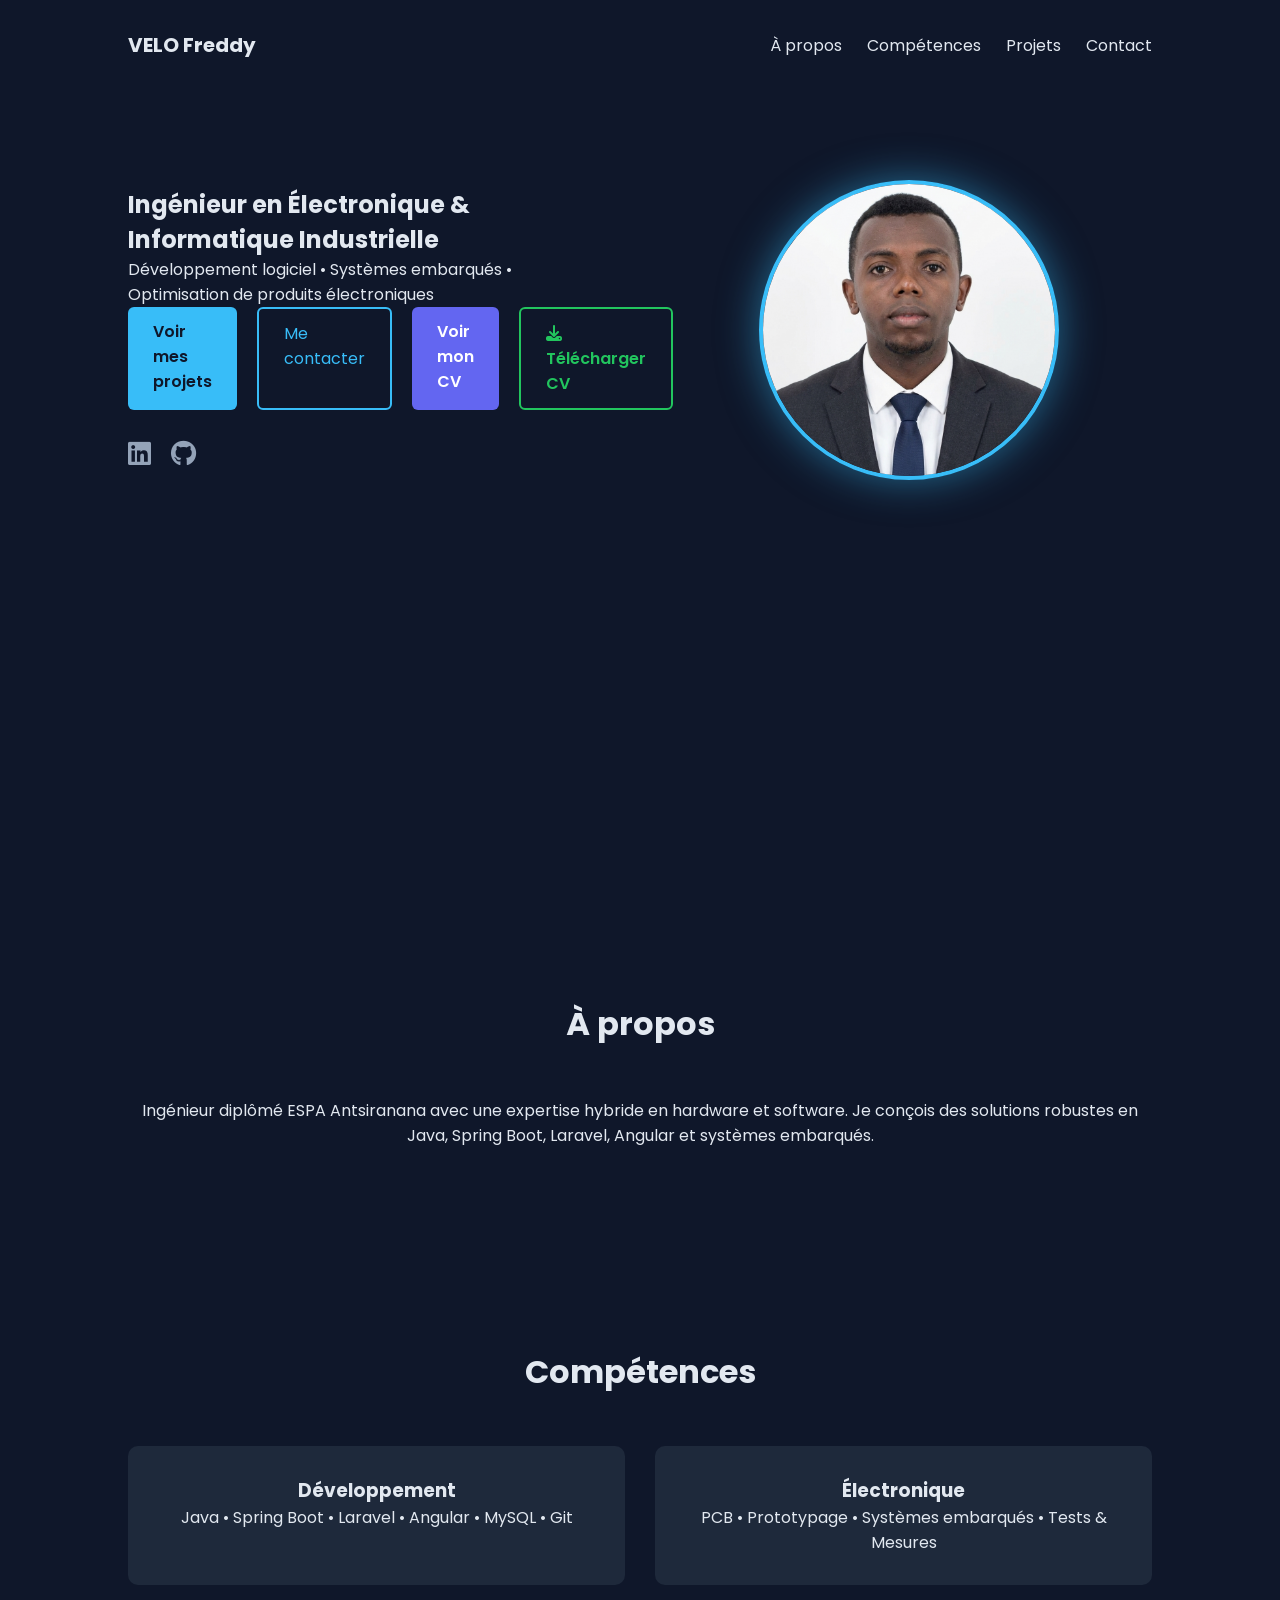
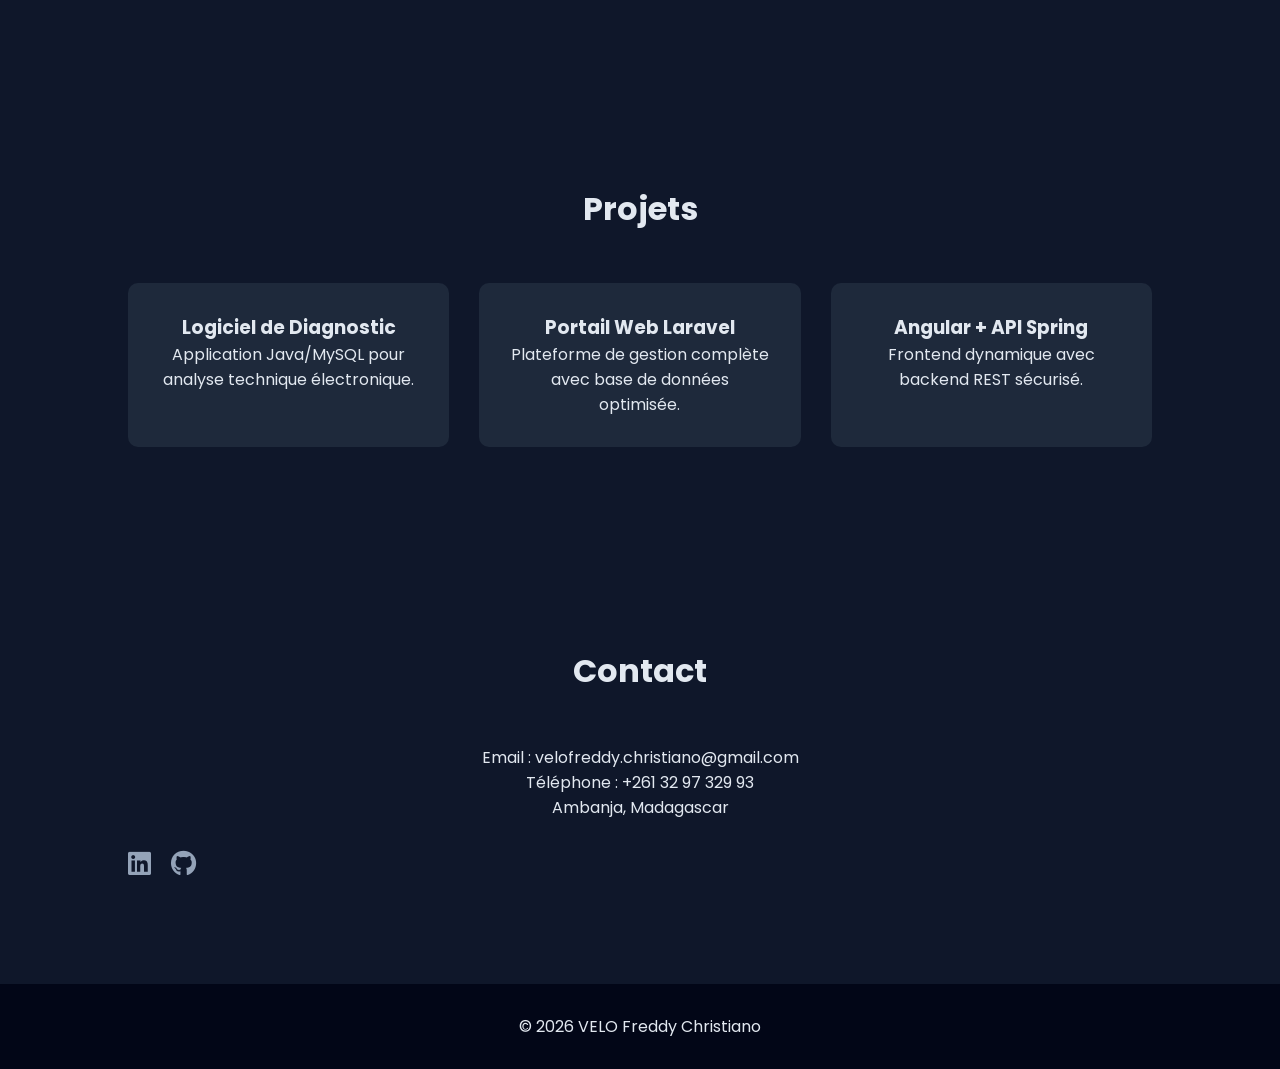
<file: index.html>
<!DOCTYPE html>
<html lang="fr">
<head>
    <meta charset="UTF-8">
    <title>VELO Freddy Christiano | Portfolio</title>
    <meta name="viewport" content="width=device-width, initial-scale=1.0">
    <link href="https://fonts.googleapis.com/css2?family=Poppins:wght@300;400;600;700&display=swap" rel="stylesheet">
    <link rel="stylesheet" href="style.css">
    <link rel="stylesheet" href="https://cdnjs.cloudflare.com/ajax/libs/font-awesome/6.5.0/css/all.min.css">
</head>
<body>

    <header>
        <nav>
            <h1 class="logo">VELO Freddy</h1>
            <ul>
                <li><a href="#about">À propos</a></li>
                <li><a href="#skills">Compétences</a></li>
                <li><a href="#projects">Projets</a></li>
                <li><a href="#contact">Contact</a></li>
            </ul>
        </nav>

        <div class="hero-container">

            <div class="hero-text">
                <h2>Ingénieur en Électronique & Informatique Industrielle</h2>
                <p>Développement logiciel • Systèmes embarqués • Optimisation de produits électroniques</p>
                <div class="hero-buttons">
                    <a href="#projects" class="btn-primary">Voir mes projets</a>
                    <a href="#contact" class="btn-outline">Me contacter</a>
                    <a href="cv.html" class="btn-view-cv">
                        Voir mon CV
                    </a>
                    <a href="CV_Freddy_Velo.pdf" class="btn-cv" download>
                        <i class="fas fa-download"></i> Télécharger CV
                    </a>
                </div>
                <div class="social-icons">
                    <a href="https://www.linkedin.com/in/freddy-christiano-velo-64913a20a/" target="_blank">
                        <i class="fab fa-linkedin"></i>
                    </a>
                    <a href="https://github.com/ChrisFreddy97" target="_blank">
                        <i class="fab fa-github"></i>
                    </a>
                </div>
            </div>
        
            <div class="hero-image">
                <img src="PHOTO.png" alt="VELO Freddy Christiano">
            </div>
        
        </div>
    </header>

    <section id="about" class="fade-in">
        <h2>À propos</h2>
        <p>
            Ingénieur diplômé ESPA Antsiranana avec une expertise hybride en hardware et software.
            Je conçois des solutions robustes en Java, Spring Boot, Laravel, Angular et systèmes embarqués.
        </p>
    </section>

    <section id="skills" class="fade-in">
        <h2>Compétences</h2>
        <div class="skills-grid">
            <div class="card">
                <h3>Développement</h3>
                <p>Java • Spring Boot • Laravel • Angular • MySQL • Git</p>
            </div>

            <div class="card">
                <h3>Électronique</h3>
                <p>PCB • Prototypage • Systèmes embarqués • Tests & Mesures</p>
            </div>
        </div>
    </section>

    <section id="projects" class="fade-in">
        <h2>Projets</h2>

        <div class="projects-grid">
            <div class="project-card">
                <h3>Logiciel de Diagnostic</h3>
                <p>Application Java/MySQL pour analyse technique électronique.</p>
            </div>

            <div class="project-card">
                <h3>Portail Web Laravel</h3>
                <p>Plateforme de gestion complète avec base de données optimisée.</p>
            </div>

            <div class="project-card">
                <h3>Angular + API Spring</h3>
                <p>Frontend dynamique avec backend REST sécurisé.</p>
            </div>
        </div>
    </section>

    <section id="contact" class="fade-in">
        <h2>Contact</h2>
        <p>Email : velofreddy.christiano@gmail.com</p>
        <p>Téléphone : +261 32 97 329 93</p>
        <p>Ambanja, Madagascar</p>
    
        <div class="social-icons">
            <a href="https://www.linkedin.com/in/freddy-christiano-velo-64913a20a/" target="_blank">
                <i class="fab fa-linkedin"></i>
            </a>
            <a href="https://github.com/ChrisFreddy97" target="_blank">
                <i class="fab fa-github"></i>
            </a>
        </div>
    </section>

    <footer>
        <p>© 2026 VELO Freddy Christiano</p>
    </footer>

<script src="script.js"></script>
</body>
</html>
</file>
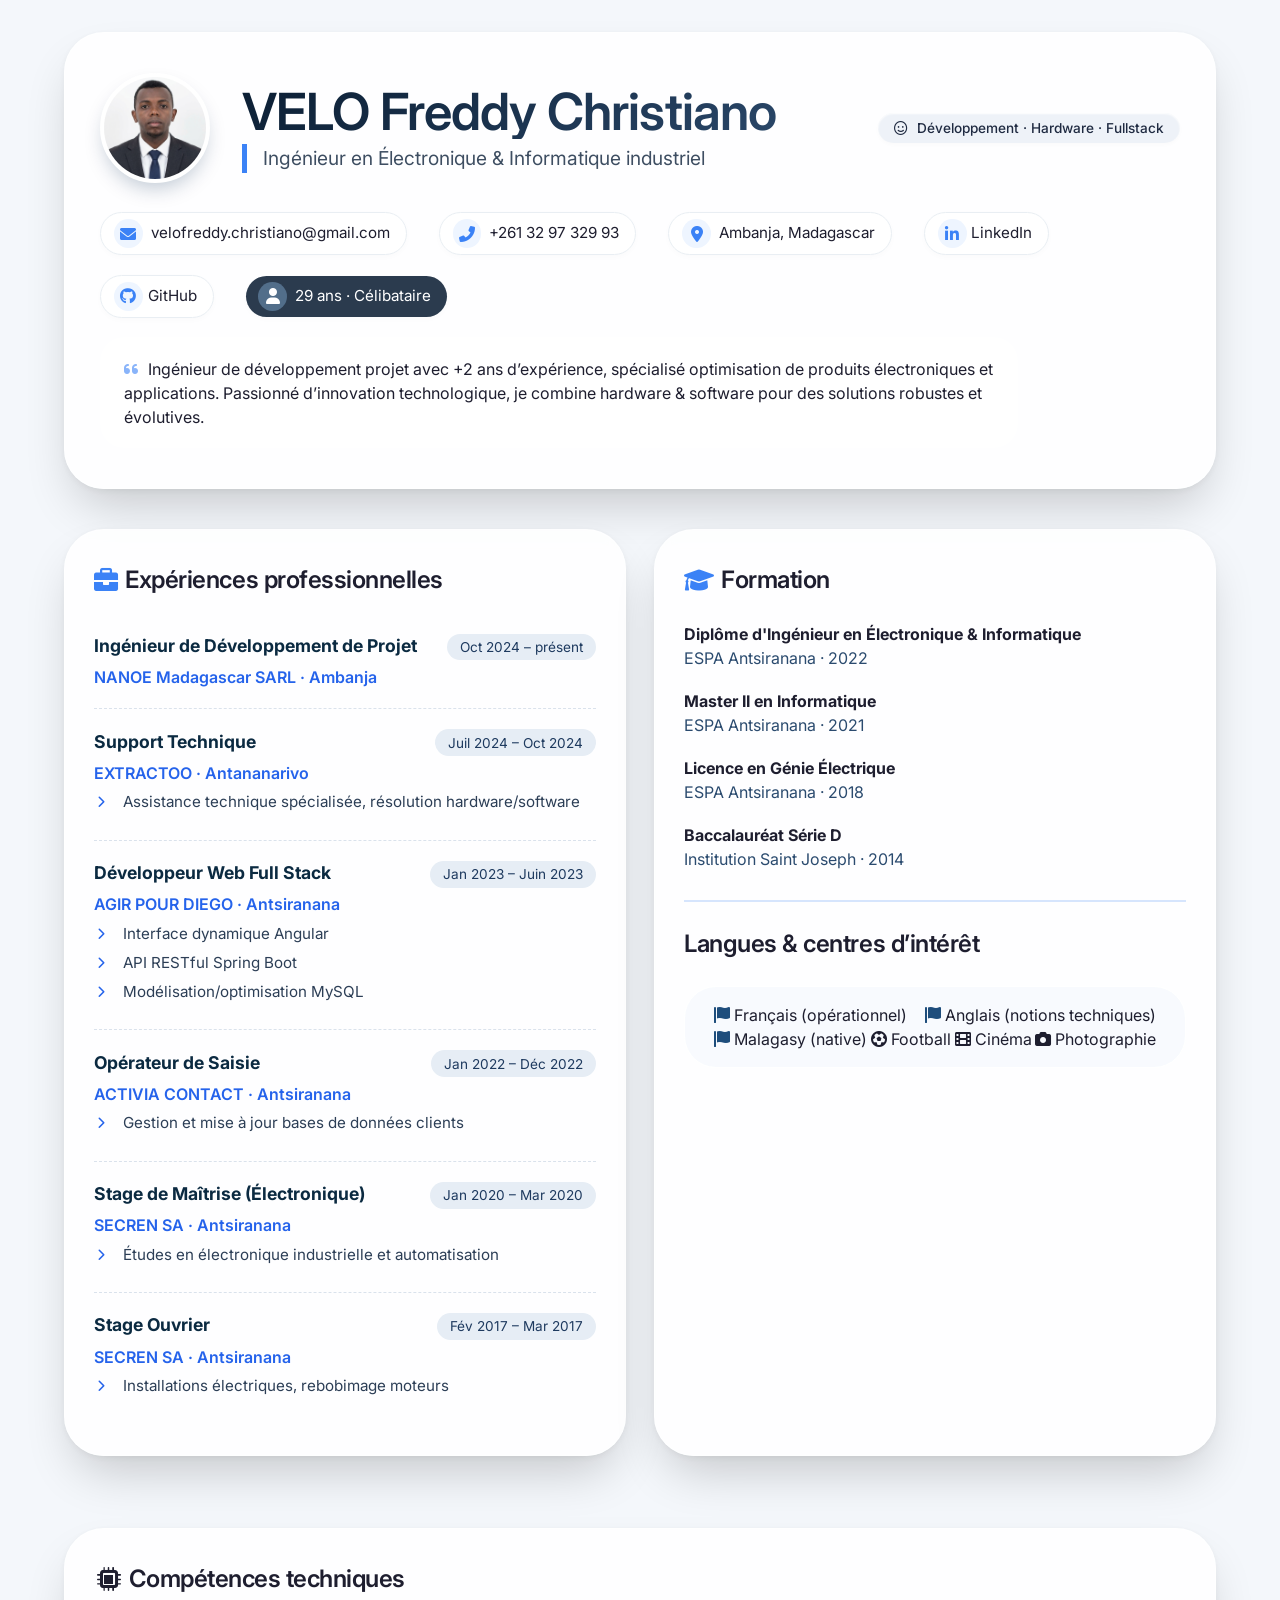
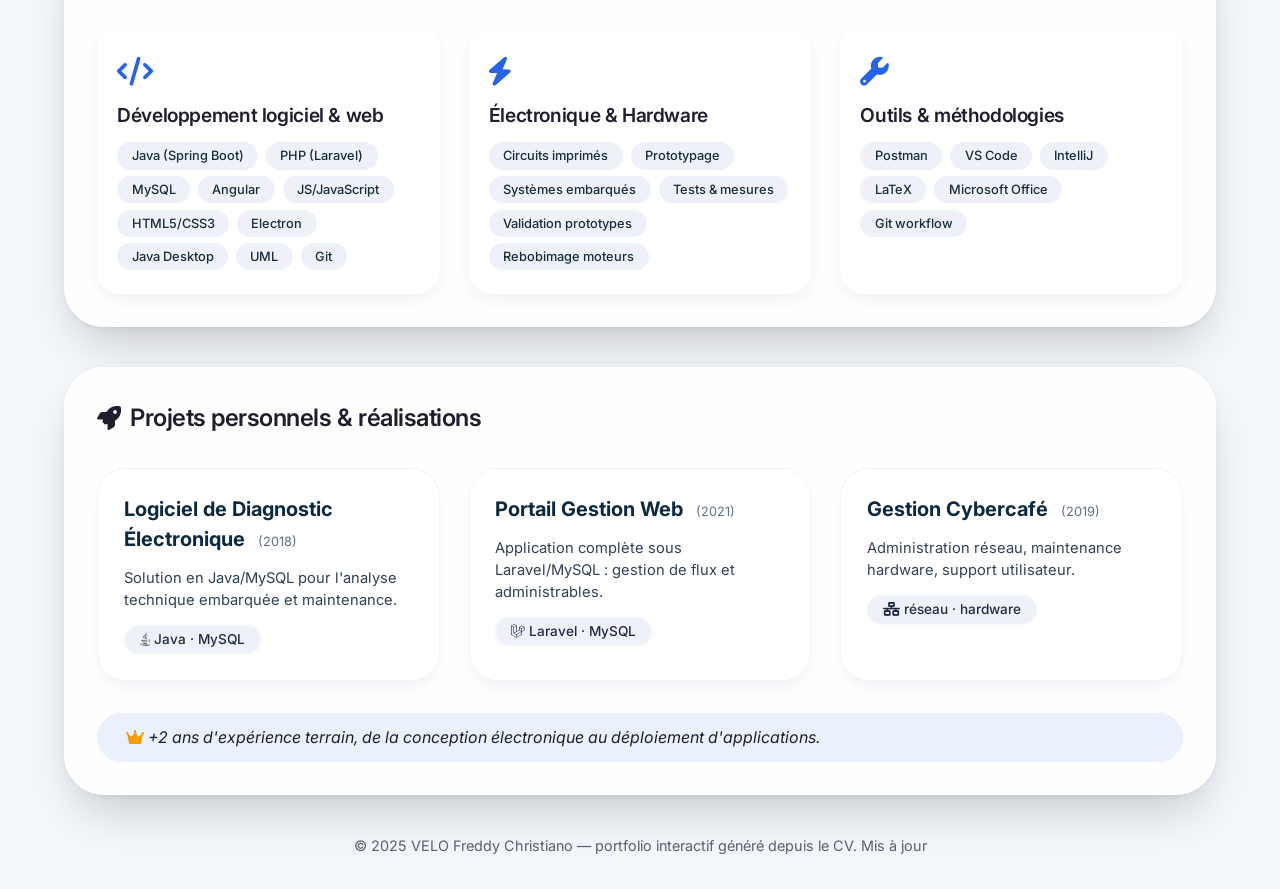
<file: cv.html>
<!DOCTYPE html>
<html lang="fr">
<head>
    <meta charset="UTF-8">
    <meta name="viewport" content="width=device-width, initial-scale=1.0">
    <title>VELO Freddy Christiano · Portfolio ingénieur</title>
    <!-- Google Fonts & Font Awesome pour un look moderne -->
    <link rel="preconnect" href="https://fonts.googleapis.com">
    <link rel="preconnect" href="https://fonts.gstatic.com" crossorigin>
    <link href="https://fonts.googleapis.com/css2?family=Inter:opsz,wght@14..32,300;14..32,400;14..32,600;14..32,700&display=swap" rel="stylesheet">
    <link rel="stylesheet" href="https://cdnjs.cloudflare.com/ajax/libs/font-awesome/6.0.0-beta3/css/all.min.css">
    <style>
        * {
            margin: 0;
            padding: 0;
            box-sizing: border-box;
        }

        body {
            font-family: 'Inter', sans-serif;
            background: #f4f7fb;
            color: #1e1e2f;
            line-height: 1.5;
            scroll-behavior: smooth;
        }

        .container {
            max-width: 1200px;
            margin: 0 auto;
            padding: 2rem 1.5rem;
        }

        /* carte principale style "glass" */
        .glass-card {
            background: rgba(255, 255, 255, 0.85);
            backdrop-filter: blur(10px);
            -webkit-backdrop-filter: blur(10px);
            border-radius: 2.5rem;
            box-shadow: 0 25px 50px -12px rgba(0,0,0,0.2), 0 2px 8px 0 rgba(0,0,0,0.05);
            padding: 2.5rem 2.2rem;
            border: 1px solid rgba(255,255,255,0.5);
            margin-bottom: 2.5rem;
            transition: all 0.2s ease;
        }

        h1, h2, h3 {
            font-weight: 600;
            letter-spacing: -0.02em;
        }

        h1 {
            font-size: 3.2rem;
            line-height: 1.1;
            background: linear-gradient(145deg, #0b1e33, #2d4b6e);
            -webkit-background-clip: text;
            -webkit-text-fill-color: transparent;
            background-clip: text;
            margin-bottom: 0.3rem;
        }

        .subhead {
            font-size: 1.2rem;
            font-weight: 400;
            color: #3e4e62;
            border-left: 5px solid #3b82f6;
            padding-left: 1rem;
            margin-top: 0.2rem;
        }

        .pill-tag {
            display: inline-block;
            background: #eef2f8;
            color: #1f2a41;
            border-radius: 100px;
            padding: 0.3rem 1rem;
            font-size: 0.85rem;
            font-weight: 500;
            box-shadow: inset 0 1px 2px #ffffff, 0 2px 4px rgba(0,0,0,0.02);
        }

        .grid-2, .grid-3 {
            display: grid;
            gap: 1.8rem;
        }

        .grid-2 {
            grid-template-columns: repeat(2, 1fr);
        }

        .grid-3 {
            grid-template-columns: repeat(3, 1fr);
        }

        /* photo + entête */
        .profile-row {
            display: flex;
            flex-wrap: wrap;
            align-items: center;
            gap: 2rem;
            margin-bottom: 1rem;
        }
        .profile-photo {
            width: 110px;
            height: 110px;
            border-radius: 50%;
            object-fit: cover;
            border: 4px solid white;
            box-shadow: 0 10px 20px -5px rgba(0,40,80,0.25);
            background: #d9e2ef; /* fallback si image manquante */
        }
        .name-title {
            flex: 1;
        }
        /* contact chips */
        .contact-bar {
            display: flex;
            flex-wrap: wrap;
            gap: 1.2rem 2rem;
            margin: 1.8rem 0 1.2rem;
            align-items: center;
        }

        .contact-item {
            display: flex;
            align-items: center;
            gap: 0.5rem;
            font-size: 0.95rem;
            background: white;
            padding: 0.4rem 1rem 0.4rem 0.8rem;
            border-radius: 60px;
            box-shadow: 0 2px 6px rgba(0,0,0,0.02);
            border: 1px solid #e9eef3;
        }
        .contact-item a {
            color: inherit;
            text-decoration: none;
            display: flex;
            align-items: center;
            gap: 0.3rem;
        }
        .contact-item a:hover {
            color: #2563eb;
        }

        .contact-item i {
            color: #3b82f6;
            font-size: 1rem;
            width: 1.8rem;
            height: 1.8rem;
            display: inline-flex;
            align-items: center;
            justify-content: center;
            background: #eef5ff;
            border-radius: 50%;
        }

        .badge-age {
            background: #2b3b4e;
            color: white;
            border: none;
        }
        .badge-age i { background: #526e8a; color: white; }

        /* expérience et cartes */
        .exp-item {
            padding: 1.2rem 0;
            border-bottom: 1px dashed #dae2ec;
        }
        .exp-item:last-child { border-bottom: none; }

        .exp-header {
            display: flex;
            flex-wrap: wrap;
            align-items: baseline;
            justify-content: space-between;
            margin-bottom: 0.3rem;
        }
        .exp-title {
            font-weight: 700;
            font-size: 1.1rem;
            color: #0b2a41;
        }
        .exp-company {
            font-weight: 600;
            color: #2563eb;
        }
        .exp-date {
            font-size: 0.85rem;
            background: #e6edf5;
            padding: 0.2rem 0.8rem;
            border-radius: 100px;
            color: #1e3a5f;
        }
        .exp-desc {
            font-size: 0.95rem;
            color: #2c3e56;
            margin-left: 0.2rem;
            list-style-type: none;
        }
        .exp-desc li {
            margin: 0.4rem 0;
            display: flex;
            gap: 0.6rem;
            align-items: flex-start;
        }
        .exp-desc li i {
            color: #2563eb;
            font-size: 0.75rem;
            margin-top: 0.3rem;
            width: 1rem;
        }

        .skill-block {
            background: white;
            border-radius: 1.5rem;
            padding: 1.4rem 1.2rem;
            box-shadow: 0 6px 14px rgba(0,27,55,0.05);
            transition: transform 0.1s ease;
            border: 1px solid rgba(255,255,255,0.8);
        }
        .skill-block:hover { transform: translateY(-3px); }
        .skill-icon {
            font-size: 1.8rem;
            color: #2563eb;
            margin-bottom: 0.5rem;
        }
        .skill-block h3 {
            font-size: 1.2rem;
            margin-bottom: 0.8rem;
        }
        .skill-items {
            display: flex;
            flex-wrap: wrap;
            gap: 0.4rem 0.5rem;
        }
        .skill-chip {
            background: #eef2f8;
            padding: 0.25rem 0.9rem;
            border-radius: 40px;
            font-size: 0.8rem;
            font-weight: 500;
            color: #172c3c;
        }

        .project-card {
            background: white;
            border-radius: 1.8rem;
            padding: 1.6rem;
            box-shadow: 0 10px 20px -10px rgba(0,32,64,0.1);
            border: 1px solid #eef4fa;
        }
        .project-card h4 {
            font-size: 1.25rem;
            margin-bottom: 0.25rem;
            color: #0b2a41;
        }
        .project-card .year {
            color: #5f6f84;
            font-size: 0.8rem;
            font-weight: 400;
            margin-left: 0.5rem;
        }
        .project-desc {
            color: #2f4057;
            margin: 0.8rem 0;
            font-size: 0.92rem;
        }

        .lang-interet {
            display: flex;
            flex-wrap: wrap;
            justify-content: space-between;
            align-items: center;
            background: #dce9fa30;
            border-radius: 2rem;
            padding: 1rem 1.8rem;
            margin-top: 1.5rem;
            border: 1px solid white;
        }

        footer {
            text-align: center;
            opacity: 0.7;
            font-size: 0.9rem;
            margin-top: 2rem;
        }

        /* Responsive */
        @media (max-width: 750px) {
            .grid-2, .grid-3 { grid-template-columns: 1fr; }
            h1 { font-size: 2.5rem; }
            .glass-card { padding: 1.8rem; }
            .contact-bar { gap: 0.8rem; }
            .profile-row { gap: 1rem; }
            .profile-photo { width: 80px; height: 80px; }
        }
        hr {
            border: none;
            border-top: 2px solid rgba(59,130,246,0.2);
            margin: 1.5rem 0;
        }
        .profile-text {
            font-size: 1rem;
            max-width: 85%;
            background: rgba(255,255,255,0.5);
            border-radius: 1.5rem;
            padding: 1.2rem 1.5rem;
        }
        /* liens réseaux bien visibles */
        .social-links {
            display: flex;
            gap: 0.8rem;
        }
        .social-links a {
            color: #1e2b3a;
            background: white;
            border-radius: 40px;
            padding: 0.3rem 1rem 0.3rem 0.7rem;
            border: 1px solid #dbe4f0;
            transition: 0.1s;
            display: inline-flex;
            align-items: center;
            gap: 0.5rem;
            text-decoration: none;
            font-size: 0.9rem;
        }
        .social-links a:hover {
            background: #e5f0ff;
            border-color: #3b82f6;
        }
    </style>
</head>
<body>
<div class="container">
    <!-- bloc en-tête / identité avec PHOTO et liens mis à jour -->
    <div class="glass-card">
        <div class="profile-row">
            <!-- photo locale PHOTO.png -->
            <img src="PHOTO.png" alt="VELO Freddy Christiano" class="profile-photo" onerror="this.style.display='none'; this.nextElementSibling.style.display='flex';" />
            <div class="name-title">
                <h1>VELO Freddy Christiano</h1>
                <div class="subhead">Ingénieur en Électronique & Informatique industriel</div>
            </div>
            <span class="pill-tag"><i class="far fa-smile" style="margin-right: 0.3rem;"></i> Développement · Hardware · Fullstack</span>
        </div>

        <!-- contact + nouveaux liens github / linkedin -->
        <div class="contact-bar">
            <span class="contact-item"><i class="fas fa-envelope"></i> velofreddy.christiano@gmail.com</span>
            <span class="contact-item"><i class="fas fa-phone-alt"></i> +261 32 97 329 93</span>
            <span class="contact-item"><i class="fas fa-map-marker-alt"></i> Ambanja, Madagascar</span>
            <!-- LinkedIn (lien mis à jour) -->
            <span class="contact-item">
                <a href="https://www.linkedin.com/in/freddy-christiano-velo-64913a20a/" target="_blank" rel="noopener">
                    <i class="fab fa-linkedin-in"></i> LinkedIn
                </a>
            </span>
            <!-- GitHub (nouveau lien) -->
            <span class="contact-item">
                <a href="https://github.com/ChrisFreddy97" target="_blank" rel="noopener">
                    <i class="fab fa-github"></i> GitHub
                </a>
            </span>
            <span class="contact-item badge-age"><i class="fas fa-user"></i> 29 ans · Célibataire</span>
        </div>

        <!-- profil court -->
        <div class="profile-text">
            <i class="fas fa-quote-left" style="color: #3b82f6; opacity: 0.6; margin-right: 0.3rem;"></i>
            Ingénieur de développement projet avec +2 ans d’expérience, spécialisé optimisation de produits électroniques et applications. Passionné d’innovation technologique, je combine hardware & software pour des solutions robustes et évolutives.
        </div>
    </div>

    <!-- EXPÉRIENCES & FORMATION (2 colonnes) -->
    <div class="grid-2" style="margin-bottom: 2rem;">
        <!-- colonne gauche : exp pro -->
        <div class="glass-card" style="padding: 2rem 1.8rem;">
            <h2 style="display: flex; align-items: center; gap: 0.5rem; margin-bottom: 1rem;"><i class="fas fa-briefcase" style="color: #3b82f6;"></i> Expériences professionnelles</h2>
            <div class="exp-item">
                <div class="exp-header">
                    <span class="exp-title">Ingénieur de Développement de Projet</span>
                    <span class="exp-date">Oct 2024 – présent</span>
                </div>
                <div class="exp-company">NANOE Madagascar SARL · Ambanja</div>
            </div>
            <div class="exp-item">
                <div class="exp-header">
                    <span class="exp-title">Support Technique</span>
                    <span class="exp-date">Juil 2024 – Oct 2024</span>
                </div>
                <div class="exp-company">EXTRACTOO · Antananarivo</div>
                <ul class="exp-desc">
                    <li><i class="fas fa-chevron-right"></i> Assistance technique spécialisée, résolution hardware/software</li>
                </ul>
            </div>
            <div class="exp-item">
                <div class="exp-header">
                    <span class="exp-title">Développeur Web Full Stack</span>
                    <span class="exp-date">Jan 2023 – Juin 2023</span>
                </div>
                <div class="exp-company">AGIR POUR DIEGO · Antsiranana</div>
                <ul class="exp-desc">
                    <li><i class="fas fa-chevron-right"></i> Interface dynamique Angular</li>
                    <li><i class="fas fa-chevron-right"></i> API RESTful Spring Boot</li>
                    <li><i class="fas fa-chevron-right"></i> Modélisation/optimisation MySQL</li>
                </ul>
            </div>
            <div class="exp-item">
                <div class="exp-header">
                    <span class="exp-title">Opérateur de Saisie</span>
                    <span class="exp-date">Jan 2022 – Déc 2022</span>
                </div>
                <div class="exp-company">ACTIVIA CONTACT · Antsiranana</div>
                <ul class="exp-desc"><li><i class="fas fa-chevron-right"></i> Gestion et mise à jour bases de données clients</li></ul>
            </div>
            <div class="exp-item">
                <div class="exp-header">
                    <span class="exp-title">Stage de Maîtrise (Électronique)</span>
                    <span class="exp-date">Jan 2020 – Mar 2020</span>
                </div>
                <div class="exp-company">SECREN SA · Antsiranana</div>
                <ul class="exp-desc"><li><i class="fas fa-chevron-right"></i> Études en électronique industrielle et automatisation</li></ul>
            </div>
            <div class="exp-item">
                <div class="exp-header">
                    <span class="exp-title">Stage Ouvrier</span>
                    <span class="exp-date">Fév 2017 – Mar 2017</span>
                </div>
                <div class="exp-company">SECREN SA · Antsiranana</div>
                <ul class="exp-desc"><li><i class="fas fa-chevron-right"></i> Installations électriques, rebobimage moteurs</li></ul>
            </div>
        </div>

        <!-- colonne droite : éducation + langues/loisirs -->
        <div class="glass-card" style="padding: 2rem 1.8rem;">
            <h2 style="display: flex; align-items: center; gap: 0.5rem; margin-bottom: 1.5rem;"><i class="fas fa-graduation-cap" style="color: #3b82f6;"></i> Formation</h2>
            <div style="margin-bottom: 1.2rem;">
                <div style="font-weight: 700;">Diplôme d'Ingénieur en Électronique & Informatique</div>
                <div style="color: #2b4b6f;">ESPA Antsiranana · 2022</div>
            </div>
            <div style="margin-bottom: 1.2rem;">
                <div style="font-weight: 700;">Master II en Informatique</div>
                <div style="color: #2b4b6f;">ESPA Antsiranana · 2021</div>
            </div>
            <div style="margin-bottom: 1.2rem;">
                <div style="font-weight: 700;">Licence en Génie Électrique</div>
                <div style="color: #2b4b6f;">ESPA Antsiranana · 2018</div>
            </div>
            <div style="margin-bottom: 1.8rem;">
                <div style="font-weight: 700;">Baccalauréat Série D</div>
                <div style="color: #2b4b6f;">Institution Saint Joseph · 2014</div>
            </div>
            <hr>
            <h2 style="margin: 1.2rem 0 0.8rem; font-size: 1.5rem;">Langues & centres d’intérêt</h2>
            <div class="lang-interet">
                <span><i class="fas fa-flag" style="color: #1e4d7c;"></i> Français (opérationnel)</span>
                <span><i class="fas fa-flag" style="color: #1e4d7c;"></i> Anglais (notions techniques)</span>
                <span><i class="fas fa-flag" style="color: #1e4d7c;"></i> Malagasy (native)</span>
                <span><i class="fas fa-futbol"></i> Football</span>
                <span><i class="fas fa-film"></i> Cinéma</span>
                <span><i class="fas fa-camera"></i> Photographie</span>
            </div>
        </div>
    </div>

    <!-- COMPÉTENCES TECHNIQUES (3 colonnes) -->
    <div class="glass-card" style="padding: 2rem 2rem;">
        <h2 style="display: flex; align-items: center; gap: 0.5rem; margin-bottom: 1.8rem;"><i class="fas fa-microchip"></i> Compétences techniques</h2>
        <div class="grid-3">
            <!-- software dev -->
            <div class="skill-block">
                <div class="skill-icon"><i class="fas fa-code"></i></div>
                <h3>Développement logiciel & web</h3>
                <div class="skill-items">
                    <span class="skill-chip">Java (Spring Boot)</span><span class="skill-chip">PHP (Laravel)</span>
                    <span class="skill-chip">MySQL</span><span class="skill-chip">Angular</span>
                    <span class="skill-chip">JS/JavaScript</span><span class="skill-chip">HTML5/CSS3</span>
                    <span class="skill-chip">Electron</span><span class="skill-chip">Java Desktop</span>
                    <span class="skill-chip">UML</span><span class="skill-chip">Git</span>
                </div>
            </div>
            <!-- electronique & hardware -->
            <div class="skill-block">
                <div class="skill-icon"><i class="fas fa-bolt"></i></div>
                <h3>Électronique & Hardware</h3>
                <div class="skill-items">
                    <span class="skill-chip">Circuits imprimés</span><span class="skill-chip">Prototypage</span>
                    <span class="skill-chip">Systèmes embarqués</span><span class="skill-chip">Tests & mesures</span>
                    <span class="skill-chip">Validation prototypes</span><span class="skill-chip">Rebobimage moteurs</span>
                </div>
            </div>
            <!-- outils / methodo -->
            <div class="skill-block">
                <div class="skill-icon"><i class="fas fa-wrench"></i></div>
                <h3>Outils & méthodologies</h3>
                <div class="skill-items">
                    <span class="skill-chip">Postman</span><span class="skill-chip">VS Code</span>
                    <span class="skill-chip">IntelliJ</span><span class="skill-chip">LaTeX</span>
                    <span class="skill-chip">Microsoft Office</span><span class="skill-chip">Git workflow</span>
                </div>
            </div>
        </div>
    </div>

    <!-- PROJETS PERSO & RÉALISATIONS -->
    <div class="glass-card" style="padding: 2rem 2rem;">
        <h2 style="display: flex; align-items: center; gap: 0.6rem;"><i class="fas fa-rocket"></i> Projets personnels & réalisations</h2>
        <div class="grid-3" style="margin-top: 2rem;">
            <div class="project-card">
                <h4>Logiciel de Diagnostic Électronique <span class="year">(2018)</span></h4>
                <div class="project-desc">Solution en Java/MySQL pour l'analyse technique embarquée et maintenance.</div>
                <span class="pill-tag"><i class="fab fa-java"></i> Java · MySQL</span>
            </div>
            <div class="project-card">
                <h4>Portail Gestion Web <span class="year">(2021)</span></h4>
                <div class="project-desc">Application complète sous Laravel/MySQL : gestion de flux et administrables.</div>
                <span class="pill-tag"><i class="fab fa-laravel"></i> Laravel · MySQL</span>
            </div>
            <div class="project-card">
                <h4>Gestion Cybercafé <span class="year">(2019)</span></h4>
                <div class="project-desc">Administration réseau, maintenance hardware, support utilisateur.</div>
                <span class="pill-tag"><i class="fas fa-network-wired"></i> réseau · hardware</span>
            </div>
        </div>
        <!-- petite phrase dynamique -->
        <div style="margin-top: 2rem; font-style: italic; background: #eaf1fd; border-radius: 3rem; padding: 0.8rem 1.8rem;">
            <i class="fas fa-crown" style="color: #f59e0b;"></i>  +2 ans d'expérience terrain, de la conception électronique au déploiement d'applications.
        </div>
    </div>

    <!-- footer / mention -->
    <footer>
        <span>© 2025 VELO Freddy Christiano — portfolio interactif généré depuis le CV. Mis à jour</span>
    </footer>
</div>

<!-- petit script pour un effet dynamique (rien de lourd) -->
<script>
    (function() {
        // simple effet de clic sur les cartes compétences (optionnel)
        const blocks = document.querySelectorAll('.skill-block');
        blocks.forEach(block => {
            block.addEventListener('click', () => {
                block.style.backgroundColor = '#f2f8ff';
                setTimeout(() => block.style.backgroundColor = 'white', 150);
            });
        });
        console.log('Portfolio VELO Freddy — photo et liens intégrés');
    })();
</script>
</body>
</html>
</file>
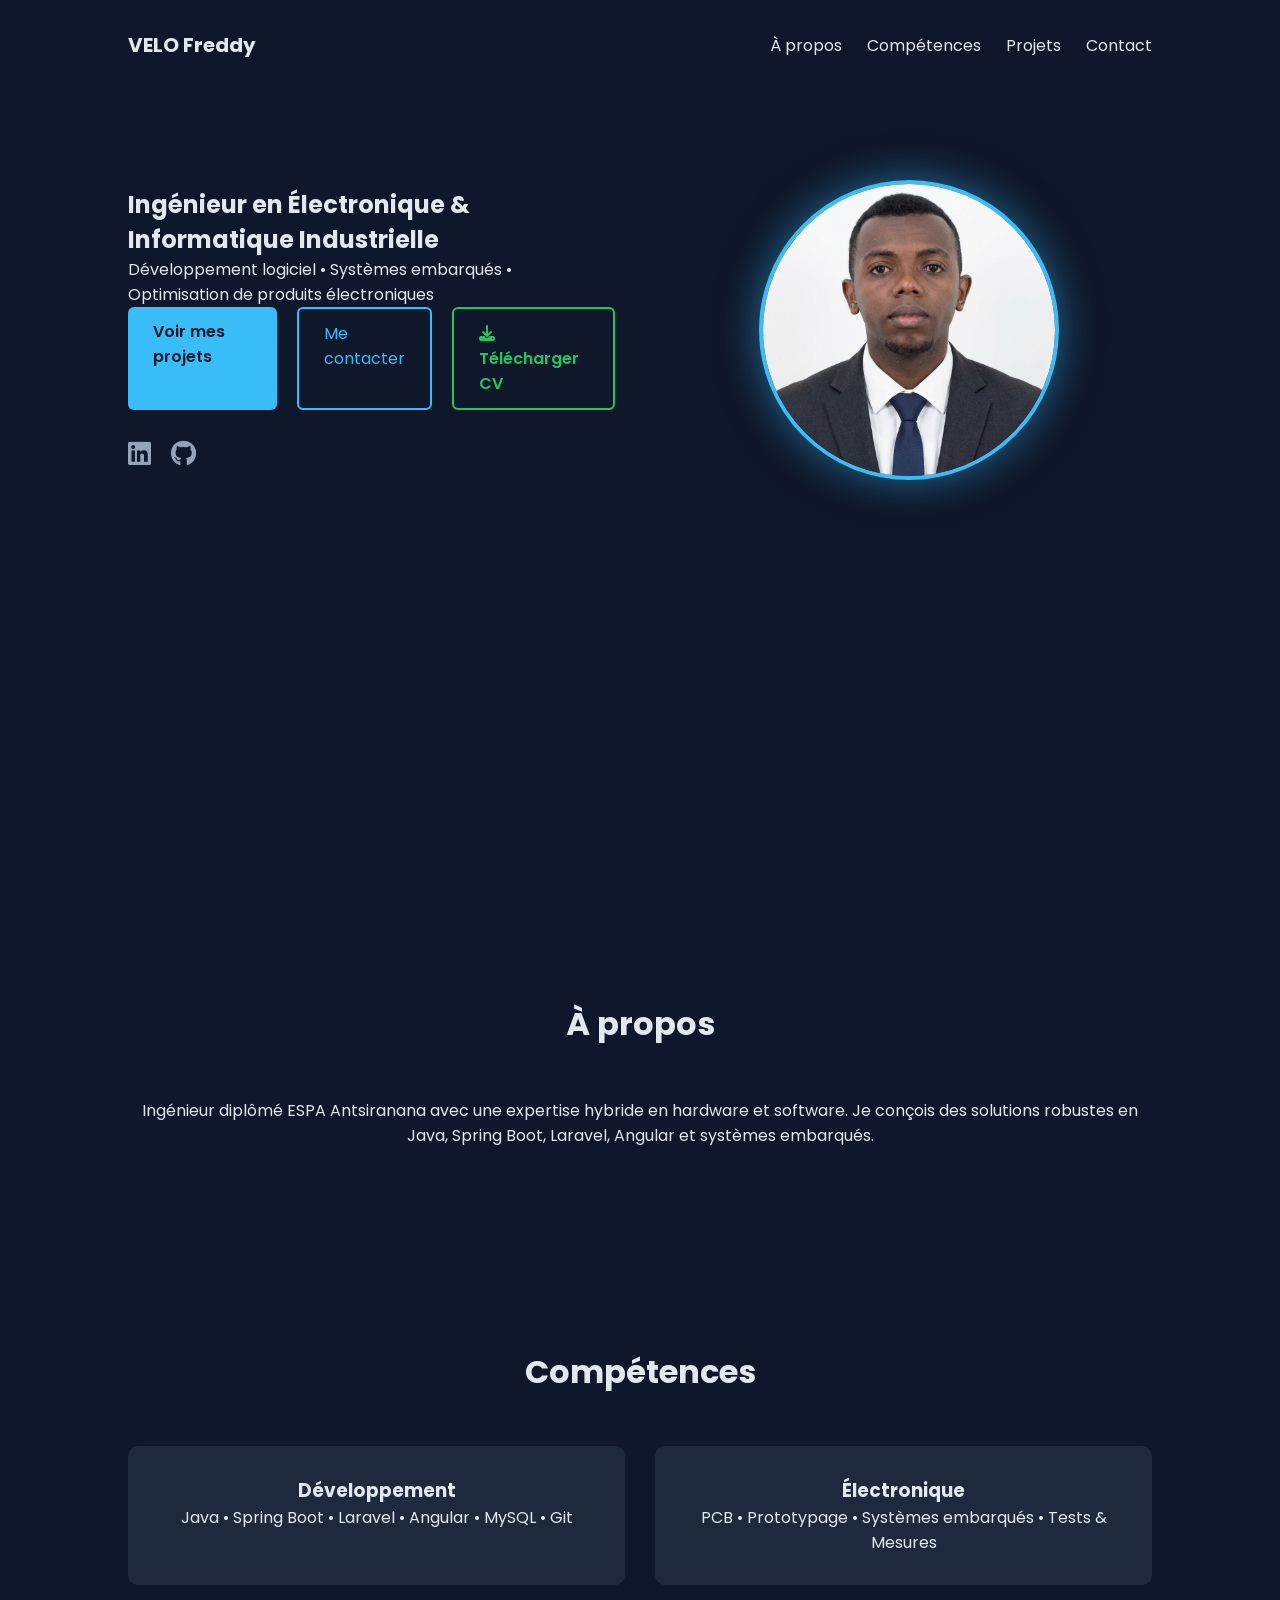
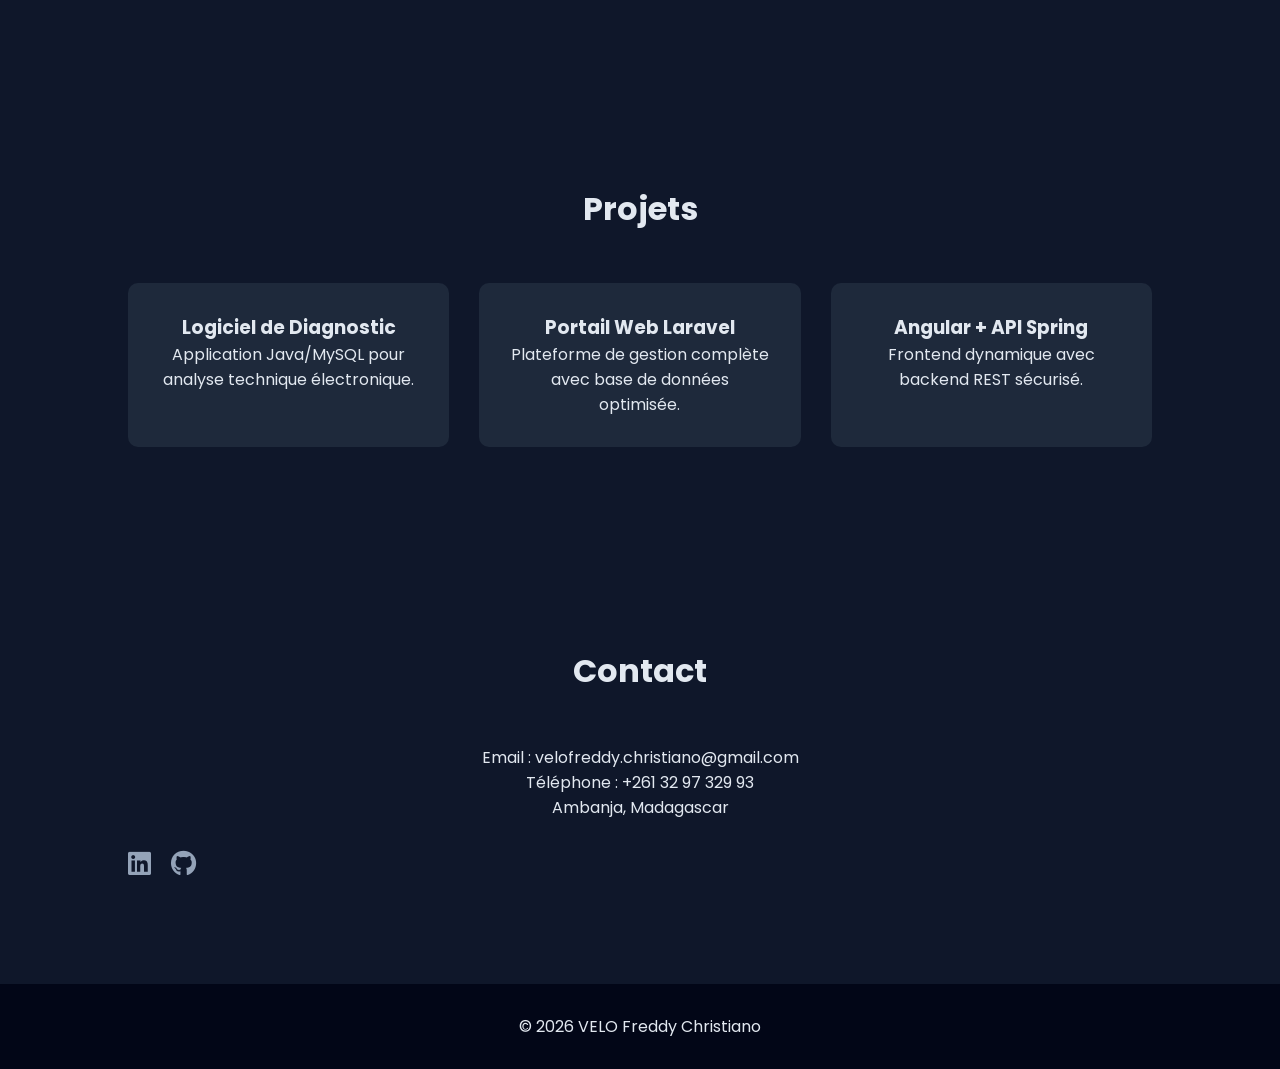
<file: portfolio.html>
<!DOCTYPE html>
<html lang="fr">
<head>
    <meta charset="UTF-8">
    <title>VELO Freddy Christiano | Portfolio</title>
    <meta name="viewport" content="width=device-width, initial-scale=1.0">
    <link href="https://fonts.googleapis.com/css2?family=Poppins:wght@300;400;600;700&display=swap" rel="stylesheet">
    <link rel="stylesheet" href="style.css">
    <link rel="stylesheet" href="https://cdnjs.cloudflare.com/ajax/libs/font-awesome/6.5.0/css/all.min.css">
</head>
<body>

    <header>
        <nav>
            <h1 class="logo">VELO Freddy</h1>
            <ul>
                <li><a href="#about">À propos</a></li>
                <li><a href="#skills">Compétences</a></li>
                <li><a href="#projects">Projets</a></li>
                <li><a href="#contact">Contact</a></li>
            </ul>
        </nav>

        <div class="hero-container">

            <div class="hero-text">
                <h2>Ingénieur en Électronique & Informatique Industrielle</h2>
                <p>Développement logiciel • Systèmes embarqués • Optimisation de produits électroniques</p>
                <div class="hero-buttons">
                    <a href="#projects" class="btn-primary">Voir mes projets</a>
                    <a href="#contact" class="btn-outline">Me contacter</a>
                    <a href="CV_Freddy_Velo.pdf" class="btn-cv" download>
                        <i class="fas fa-download"></i> Télécharger CV
                    </a>
                </div>
                <div class="social-icons">
                    <a href="https://www.linkedin.com/in/freddy-christiano-velo-64913a20a/" target="_blank">
                        <i class="fab fa-linkedin"></i>
                    </a>
                    <a href="https://github.com/ChrisFreddy97" target="_blank">
                        <i class="fab fa-github"></i>
                    </a>
                </div>
            </div>
        
            <div class="hero-image">
                <img src="PHOTO.png" alt="VELO Freddy Christiano">
            </div>
        
        </div>
    </header>

    <section id="about" class="fade-in">
        <h2>À propos</h2>
        <p>
            Ingénieur diplômé ESPA Antsiranana avec une expertise hybride en hardware et software.
            Je conçois des solutions robustes en Java, Spring Boot, Laravel, Angular et systèmes embarqués.
        </p>
    </section>

    <section id="skills" class="fade-in">
        <h2>Compétences</h2>
        <div class="skills-grid">
            <div class="card">
                <h3>Développement</h3>
                <p>Java • Spring Boot • Laravel • Angular • MySQL • Git</p>
            </div>

            <div class="card">
                <h3>Électronique</h3>
                <p>PCB • Prototypage • Systèmes embarqués • Tests & Mesures</p>
            </div>
        </div>
    </section>

    <section id="projects" class="fade-in">
        <h2>Projets</h2>

        <div class="projects-grid">
            <div class="project-card">
                <h3>Logiciel de Diagnostic</h3>
                <p>Application Java/MySQL pour analyse technique électronique.</p>
            </div>

            <div class="project-card">
                <h3>Portail Web Laravel</h3>
                <p>Plateforme de gestion complète avec base de données optimisée.</p>
            </div>

            <div class="project-card">
                <h3>Angular + API Spring</h3>
                <p>Frontend dynamique avec backend REST sécurisé.</p>
            </div>
        </div>
    </section>

    <section id="contact" class="fade-in">
        <h2>Contact</h2>
        <p>Email : velofreddy.christiano@gmail.com</p>
        <p>Téléphone : +261 32 97 329 93</p>
        <p>Ambanja, Madagascar</p>
    
        <div class="social-icons">
            <a href="https://www.linkedin.com/in/freddy-christiano-velo-64913a20a/" target="_blank">
                <i class="fab fa-linkedin"></i>
            </a>
            <a href="https://github.com/ChrisFreddy97" target="_blank">
                <i class="fab fa-github"></i>
            </a>
        </div>
    </section>

    <footer>
        <p>© 2026 VELO Freddy Christiano</p>
    </footer>

<script src="script.js"></script>
</body>
</html>
</file>
<file: style.css>
* {
    margin: 0;
    padding: 0;
    box-sizing: border-box;
    font-family: 'Poppins', sans-serif;
}

body {
    background-color: #0f172a;
    color: #e2e8f0;
}

header {
    padding: 30px 10%;
    min-height: 100vh;
}

nav {
    display: flex;
    justify-content: space-between;
    align-items: center;
}

nav ul {
    list-style: none;
    display: flex;
    gap: 25px;
}

nav a {
    text-decoration: none;
    color: #e2e8f0;
    transition: 0.3s;
}

nav a:hover {
    color: #38bdf8;
}

.logo {
    font-weight: 700;
    font-size: 20px;
}

.hero {
    margin-top: 120px;
    max-width: 700px;
}

.hero h2 {
    font-size: 38px;
    margin-bottom: 20px;
    line-height: 1.3;
}

.hero p {
    margin-bottom: 30px;
    color: #94a3b8;
}

.hero-buttons {
    display: flex;
    gap: 20px;
}

.btn-primary {
    background: #38bdf8;
    color: #0f172a;
    padding: 12px 25px;
    border-radius: 6px;
    text-decoration: none;
    font-weight: 600;
}

.btn-outline {
    border: 2px solid #38bdf8;
    color: #38bdf8;
    padding: 12px 25px;
    border-radius: 6px;
    text-decoration: none;
}

section {
    padding: 100px 10%;
    text-align: center;
}

section h2 {
    font-size: 32px;
    margin-bottom: 50px;
}

.skills-grid,
.projects-grid {
    display: grid;
    grid-template-columns: repeat(auto-fit, minmax(250px, 1fr));
    gap: 30px;
}

.card,
.project-card {
    background: #1e293b;
    padding: 30px;
    border-radius: 10px;
    transition: 0.3s;
}

.card:hover,
.project-card:hover {
    transform: translateY(-10px);
    background: #273449;
}

footer {
    text-align: center;
    padding: 30px;
    background: #020617;
}

/* Animation */
.fade-in {
    opacity: 0;
    transform: translateY(40px);
    transition: all 1s ease;
}

.fade-in.show {
    opacity: 1;
    transform: translateY(0);
}
.hero-container {
    display: flex;
    align-items: center;
    justify-content: space-between;
    margin-top: 120px;
    gap: 50px;
    flex-wrap: wrap;
}

.hero-text {
    flex: 1;
    min-width: 280px;
}

.hero-image {
    flex: 1;
    display: flex;
    justify-content: center;
}

.hero-image img {
    width: 300px;
    height: 300px;
    object-fit: cover;
    border-radius: 50%;
    border: 4px solid #38bdf8;
    box-shadow: 0 0 40px rgba(56, 189, 248, 0.5);
    transition: 0.4s;
}

.hero-image img:hover {
    transform: scale(1.05);
}
@media(max-width: 768px) {
    .hero-container {
        flex-direction: column-reverse;
        text-align: center;
    }

    .hero-buttons {
        justify-content: center;
    }
}
.social-icons {
    margin-top: 25px;
    display: flex;
    gap: 20px;
}

.social-icons a {
    font-size: 26px;
    color: #94a3b8;
    transition: 0.3s;
}

.social-icons a:hover {
    color: #38bdf8;
    transform: translateY(-5px);
}
.btn-cv {
    background: transparent;
    border: 2px solid #22c55e;
    color: #22c55e;
    padding: 12px 25px;
    border-radius: 6px;
    text-decoration: none;
    font-weight: 600;
    transition: 0.3s;
}

.btn-cv:hover {
    background: #22c55e;
    color: #0f172a;
    transform: translateY(-3px);
}
.btn-view-cv {
    background: #6366f1;
    color: white;
    padding: 12px 25px;
    border-radius: 6px;
    text-decoration: none;
    font-weight: 600;
    transition: 0.3s;
}

.btn-view-cv:hover {
    background: #4f46e5;
    transform: translateY(-3px);
}
</file>
